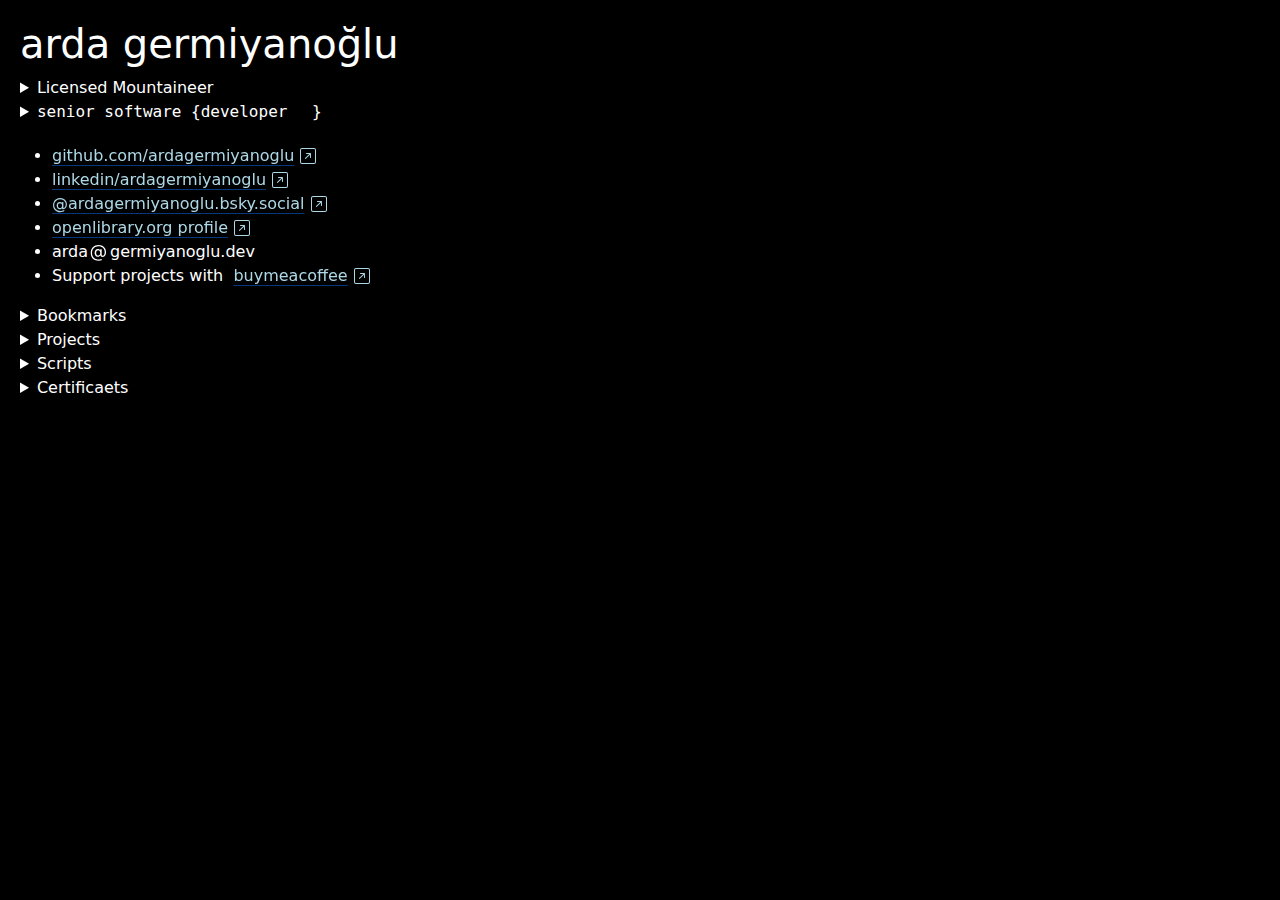
<file: index.html>
<!doctype html>
<html lang="en">

<head>
  <meta charset="utf-8">
  <meta name="viewport" content="width=device-width, initial-scale=1">
  <title>Arda Germiyanoglu's homepage</title>
  <link href="https://cdn.jsdelivr.net/npm/bootstrap@5.3.3/dist/css/bootstrap.min.css" rel="stylesheet"
    integrity="sha384-QWTKZyjpPEjISv5WaRU9OFeRpok6YctnYmDr5pNlyT2bRjXh0JMhjY6hW+ALEwIH" crossorigin="anonymous">
  <link rel="stylesheet" href="css/main.css">
</head>

<body>
  <div>
    <h1>arda germiyanoğlu</h1>
    <details>
      <summary>Licensed Mountaineer</summary>
      <p>Turkish Mountaineering Federation (TFD), 2025</p>
    </details>
    <details>
      <summary><span>senior software {developer</span>&nbsp;}</summary>
      <p>Java, Spring Framework, Kotlin, Android Native Development, JS, ReactJS, NodeJS.</p>
    </details>
  </div>

  <div style="margin-top: 20px;">
    <ul>
      <li>
        <a class="icon-link icon-link-hover" href="https://github.com/ardagermiyanoglu" target="_blank">
          github.com/ardagermiyanoglu
          <svg xmlns="http://www.w3.org/2000/svg" width="16" height="16" fill="currentColor"
            class="bi bi-arrow-up-right-square" viewBox="0 0 16 16">
            <path fill-rule="evenodd"
              d="M15 2a1 1 0 0 0-1-1H2a1 1 0 0 0-1 1v12a1 1 0 0 0 1 1h12a1 1 0 0 0 1-1zM0 2a2 2 0 0 1 2-2h12a2 2 0 0 1 2 2v12a2 2 0 0 1-2 2H2a2 2 0 0 1-2-2zm5.854 8.803a.5.5 0 1 1-.708-.707L9.243 6H6.475a.5.5 0 1 1 0-1h3.975a.5.5 0 0 1 .5.5v3.975a.5.5 0 1 1-1 0V6.707z" />
          </svg>
        </a>
      </li>
      <li>
        <a class="icon-link icon-link-hover" href="https://www.linkedin.com/in/ardagermiyanoglu" target="_blank">
          linkedin/ardagermiyanoglu
          <svg xmlns="http://www.w3.org/2000/svg" width="16" height="16" fill="currentColor"
            class="bi bi-arrow-up-right-square" viewBox="0 0 16 16">
            <path fill-rule="evenodd"
              d="M15 2a1 1 0 0 0-1-1H2a1 1 0 0 0-1 1v12a1 1 0 0 0 1 1h12a1 1 0 0 0 1-1zM0 2a2 2 0 0 1 2-2h12a2 2 0 0 1 2 2v12a2 2 0 0 1-2 2H2a2 2 0 0 1-2-2zm5.854 8.803a.5.5 0 1 1-.708-.707L9.243 6H6.475a.5.5 0 1 1 0-1h3.975a.5.5 0 0 1 .5.5v3.975a.5.5 0 1 1-1 0V6.707z" />
          </svg>
        </a>
      </li>
       <li>
        <a class="icon-link icon-link-hover" href="https://bsky.app/profile/ardagermiyanoglu.bsky.social" target="_blank">
          @ardagermiyanoglu.bsky.social
          <svg xmlns="http://www.w3.org/2000/svg" width="16" height="16" fill="currentColor"
            class="bi bi-arrow-up-right-square" viewBox="0 0 16 16">
            <path fill-rule="evenodd"
              d="M15 2a1 1 0 0 0-1-1H2a1 1 0 0 0-1 1v12a1 1 0 0 0 1 1h12a1 1 0 0 0 1-1zM0 2a2 2 0 0 1 2-2h12a2 2 0 0 1 2 2v12a2 2 0 0 1-2 2H2a2 2 0 0 1-2-2zm5.854 8.803a.5.5 0 1 1-.708-.707L9.243 6H6.475a.5.5 0 1 1 0-1h3.975a.5.5 0 0 1 .5.5v3.975a.5.5 0 1 1-1 0V6.707z" />
          </svg>
        </a>
      </li>
      <li>
        <a class="icon-link icon-link-hover" href="https://openlibrary.org/people/arda_germiyanoglu/books" target="_blank">
          openlibrary.org profile
          <svg xmlns="http://www.w3.org/2000/svg" width="16" height="16" fill="currentColor"
            class="bi bi-arrow-up-right-square" viewBox="0 0 16 16">
            <path fill-rule="evenodd"
              d="M15 2a1 1 0 0 0-1-1H2a1 1 0 0 0-1 1v12a1 1 0 0 0 1 1h12a1 1 0 0 0 1-1zM0 2a2 2 0 0 1 2-2h12a2 2 0 0 1 2 2v12a2 2 0 0 1-2 2H2a2 2 0 0 1-2-2zm5.854 8.803a.5.5 0 1 1-.708-.707L9.243 6H6.475a.5.5 0 1 1 0-1h3.975a.5.5 0 0 1 .5.5v3.975a.5.5 0 1 1-1 0V6.707z" />
          </svg>
        </a>
      </li>
      <li>
        arda<svg xmlns="http://www.w3.org/2000/svg" width="22" height="22" fill="currentColor" class="bi bi-at"
          viewBox="0 0 16 16">
          <path
            d="M13.106 7.222c0-2.967-2.249-5.032-5.482-5.032-3.35 0-5.646 2.318-5.646 5.702 0 3.493 2.235 5.708 5.762 5.708.862 0 1.689-.123 2.304-.335v-.862c-.43.199-1.354.328-2.29.328-2.926 0-4.813-1.88-4.813-4.798 0-2.844 1.921-4.881 4.594-4.881 2.735 0 4.608 1.688 4.608 4.156 0 1.682-.554 2.769-1.416 2.769-.492 0-.772-.28-.772-.76V5.206H8.923v.834h-.11c-.266-.595-.881-.964-1.6-.964-1.4 0-2.378 1.162-2.378 2.823 0 1.737.957 2.906 2.379 2.906.8 0 1.415-.39 1.709-1.087h.11c.081.67.703 1.148 1.503 1.148 1.572 0 2.57-1.415 2.57-3.643zm-7.177.704c0-1.197.54-1.907 1.456-1.907.93 0 1.524.738 1.524 1.907S8.308 9.84 7.371 9.84c-.895 0-1.442-.725-1.442-1.914" />
        </svg>germiyanoglu.dev
      </li>
      <li>Support projects with&nbsp;
        <a class="icon-link icon-link-hover" href="https://buymeacoffee.com/ardagermiyanoglu" target="_blank">
          buymeacoffee
          <svg xmlns="http://www.w3.org/2000/svg" width="16" height="16" fill="currentColor"
            class="bi bi-arrow-up-right-square" viewBox="0 0 16 16">
            <path fill-rule="evenodd"
              d="M15 2a1 1 0 0 0-1-1H2a1 1 0 0 0-1 1v12a1 1 0 0 0 1 1h12a1 1 0 0 0 1-1zM0 2a2 2 0 0 1 2-2h12a2 2 0 0 1 2 2v12a2 2 0 0 1-2 2H2a2 2 0 0 1-2-2zm5.854 8.803a.5.5 0 1 1-.708-.707L9.243 6H6.475a.5.5 0 1 1 0-1h3.975a.5.5 0 0 1 .5.5v3.975a.5.5 0 1 1-1 0V6.707z" />
          </svg>
        </a>
      </li>
    </ul>
    <details>
      <summary>Bookmarks</summary>
       <ul>
            <li>
          <a class="icon-link icon-link-hover" href="https://phys.org/" target="_blank">
           phys.org
           </a>
        </li>
           <li>
          <a class="icon-link icon-link-hover" href="https://news.ycombinator.com/" target="_blank">
          news.ycombinator.com
           </a>
        </li>
          <li>
          <a class="icon-link icon-link-hover" href="https://wordnet.princeton.edu/" target="_blank">
            wordnet.princeton.edu
           </a>
        </li>
         <li>
          <a class="icon-link icon-link-hover" href="https://gcide.gnu.org.ua/" target="_blank">
             gcide.gnu.org.ua
           </a>
        </li>
          <li>
          <a class="icon-link icon-link-hover" href="https://www.nltk.org/" target="_blank">
             nltk.org
           </a>
        </li>
        <li>
          <a class="icon-link icon-link-hover" href="https://dev.java/" target="_blank">
            dev.java
           </a>
        </li>
         <li>
          <a class="icon-link icon-link-hover" href="https://en.wikibooks.org/wiki/Java_Programming" target="_blank">
            en.wikibooks.org/wiki/Java_Programming
           </a>
        </li>
          <li>
          <a class="icon-link icon-link-hover" href="https://en.wikibooks.org/wiki/Jakarta_EE_Programming" target="_blank">
            en.wikibooks.org/wiki/Jakarta_EE_Programming
           </a>
        </li>
          <li>
          <a class="icon-link icon-link-hover" href="https://en.wikibooks.org/wiki/Java_Persistence" target="_blank">
           en.wikibooks.org/wiki/Java_Persistence
           </a>
        </li>
      </ul>
    </details>
    <details>
      <summary>Projects</summary>      
      <p>Native Android Application - English Dictionary and Crossword Project</p>
      <p>Native Android Application - Task Management and Note Application</p>
    </details>
    <details>
      <summary>Scripts</summary>
       <ul>
          <li> <a href="https://ardagermiyanoglu.github.io/json_to_couchbase.html" target="_blank">json_to_couchbase</a> </li>
          <li> <a href="https://ardagermiyanoglu.github.io/json_modifier.html" target="_blank">json_modifier</a> </li>
      </ul>
    </details>
    <details>
      <summary>Certificaets</summary>
       <ul>
          <li> <a href="https://www.credly.com/badges/8f7306b5-87c4-4c2f-a7e7-b8d81433d71f/public_url" target="_blank">Building AI Apps with MongoDB on AWS Issued by MongoDB</a> </li>
      </ul>
    </details>
  </div>

  <script src="https://cdn.jsdelivr.net/npm/bootstrap@5.3.3/dist/js/bootstrap.bundle.min.js"
    integrity="sha384-YvpcrYf0tY3lHB60NNkmXc5s9fDVZLESaAA55NDzOxhy9GkcIdslK1eN7N6jIeHz"
    crossorigin="anonymous"></script>
  <script src="https://cdn.jsdelivr.net/npm/@popperjs/core@2.11.8/dist/umd/popper.min.js"
    integrity="sha384-I7E8VVD/ismYTF4hNIPjVp/Zjvgyol6VFvRkX/vR+Vc4jQkC+hVqc2pM8ODewa9r"
    crossorigin="anonymous"></script>
  <script src="https://cdn.jsdelivr.net/npm/bootstrap@5.3.3/dist/js/bootstrap.min.js"
    integrity="sha384-0pUGZvbkm6XF6gxjEnlmuGrJXVbNuzT9qBBavbLwCsOGabYfZo0T0to5eqruptLy"
    crossorigin="anonymous"></script>
</body>

</html>
</file>
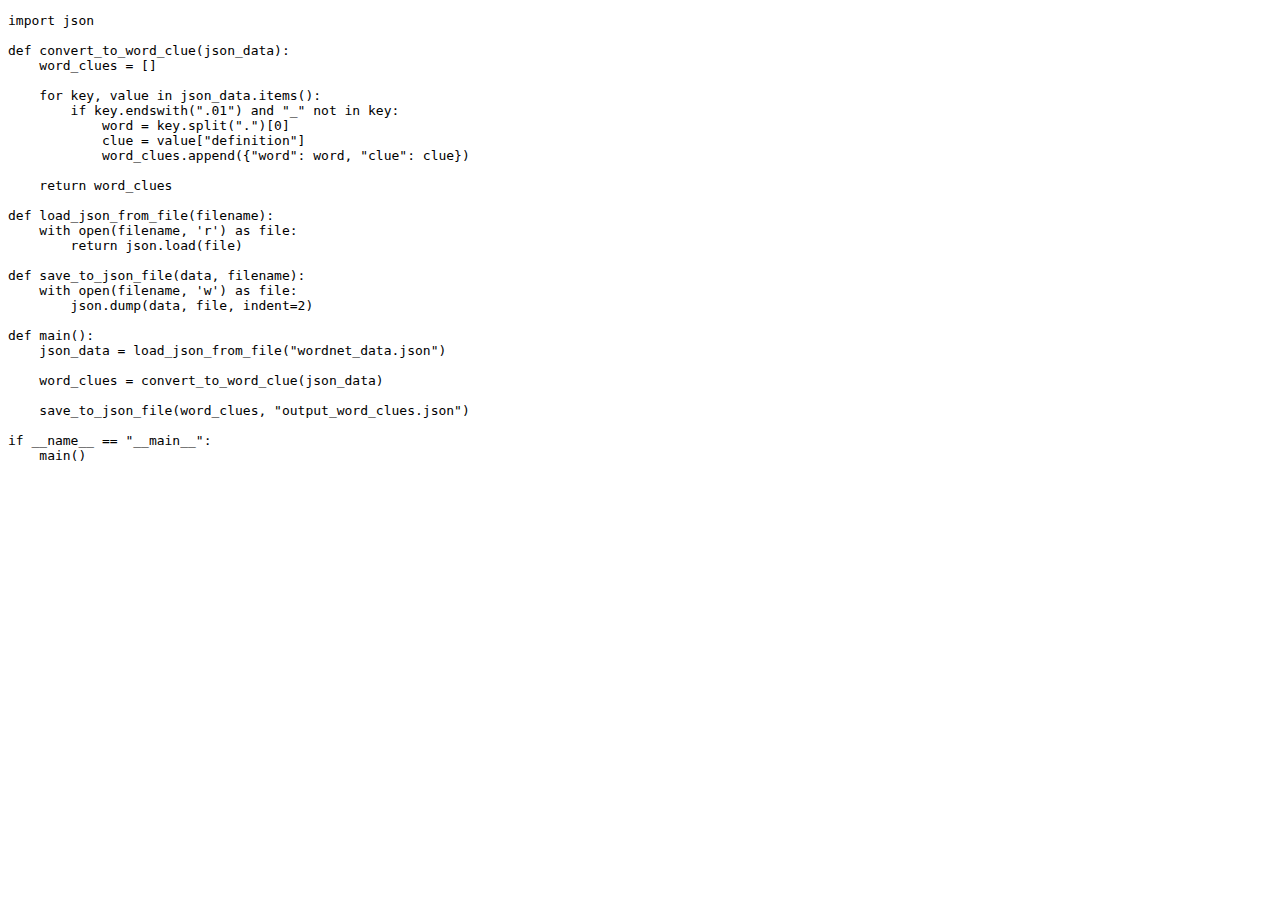
<file: json_modifier.html>
<!DOCTYPE html>
<html>
<head>
</head>
<body>

<pre>
import json

def convert_to_word_clue(json_data):
    word_clues = []

    for key, value in json_data.items():
        if key.endswith(".01") and "_" not in key:
            word = key.split(".")[0]
            clue = value["definition"]
            word_clues.append({"word": word, "clue": clue})

    return word_clues

def load_json_from_file(filename):
    with open(filename, 'r') as file:
        return json.load(file)

def save_to_json_file(data, filename):
    with open(filename, 'w') as file:
        json.dump(data, file, indent=2)

def main():
    json_data = load_json_from_file("wordnet_data.json")

    word_clues = convert_to_word_clue(json_data)

    save_to_json_file(word_clues, "output_word_clues.json")

if __name__ == "__main__":
    main()
</pre>

</body>
</html>
</file>
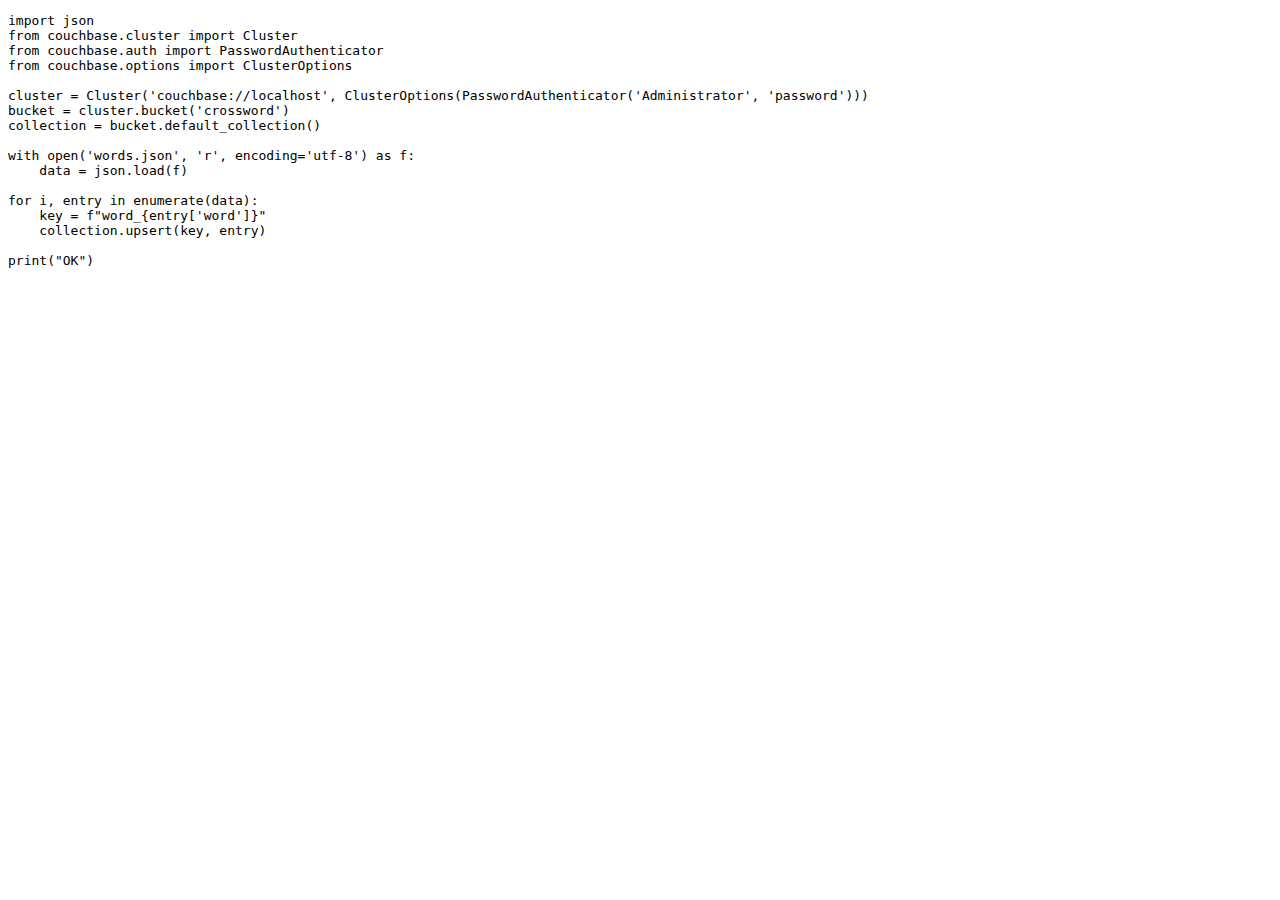
<file: json_to_couchbase.html>
<!DOCTYPE html>
<html>
<head>
</head>
<body>

<pre>
import json
from couchbase.cluster import Cluster
from couchbase.auth import PasswordAuthenticator
from couchbase.options import ClusterOptions

cluster = Cluster('couchbase://localhost', ClusterOptions(PasswordAuthenticator('Administrator', 'password')))
bucket = cluster.bucket('crossword')
collection = bucket.default_collection()

with open('words.json', 'r', encoding='utf-8') as f:
    data = json.load(f)

for i, entry in enumerate(data):
    key = f"word_{entry['word']}"
    collection.upsert(key, entry)

print("OK")
</pre>

</body>
</html>
</file>
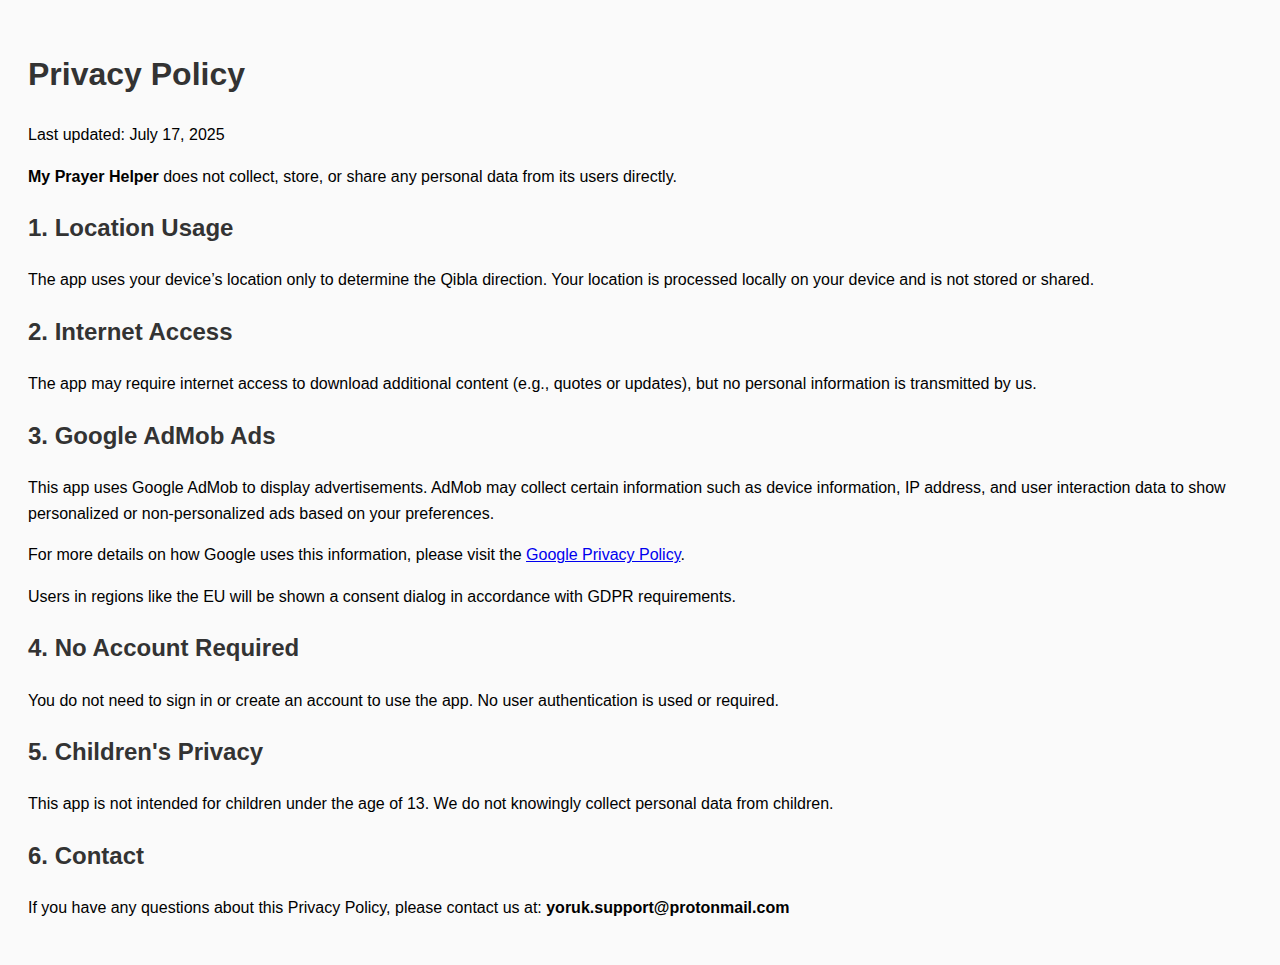
<file: my-prayer-helper-privacy-policy.html>
<!DOCTYPE html>
<html lang="en">
<head>
  <meta charset="UTF-8">
  <title>Privacy Policy - My Prayer Helper</title>
  <meta name="viewport" content="width=device-width, initial-scale=1">
  <style>
    body { font-family: Arial, sans-serif; padding: 20px; line-height: 1.6; background-color: #fafafa; }
    h1, h2 { color: #333; }
  </style>
</head>
<body>

  <h1>Privacy Policy</h1>
  <p>Last updated: July 17, 2025</p>

  <p><strong>My Prayer Helper</strong> does not collect, store, or share any personal data from its users directly.</p>

  <h2>1. Location Usage</h2>
  <p>The app uses your device’s location only to determine the Qibla direction. Your location is processed locally on your device and is not stored or shared.</p>

  <h2>2. Internet Access</h2>
  <p>The app may require internet access to download additional content (e.g., quotes or updates), but no personal information is transmitted by us.</p>

  <h2>3. Google AdMob Ads</h2>
  <p>This app uses Google AdMob to display advertisements. AdMob may collect certain information such as device information, IP address, and user interaction data to show personalized or non-personalized ads based on your preferences.</p>
  <p>For more details on how Google uses this information, please visit the <a href="https://policies.google.com/privacy" target="_blank" rel="noopener noreferrer">Google Privacy Policy</a>.</p>
  <p>Users in regions like the EU will be shown a consent dialog in accordance with GDPR requirements.</p>

  <h2>4. No Account Required</h2>
  <p>You do not need to sign in or create an account to use the app. No user authentication is used or required.</p>

  <h2>5. Children's Privacy</h2>
  <p>This app is not intended for children under the age of 13. We do not knowingly collect personal data from children.</p>

  <h2>6. Contact</h2>
  <p>If you have any questions about this Privacy Policy, please contact us at: <strong>yoruk.support@protonmail.com</strong></p>

</body>
</html>
</file>
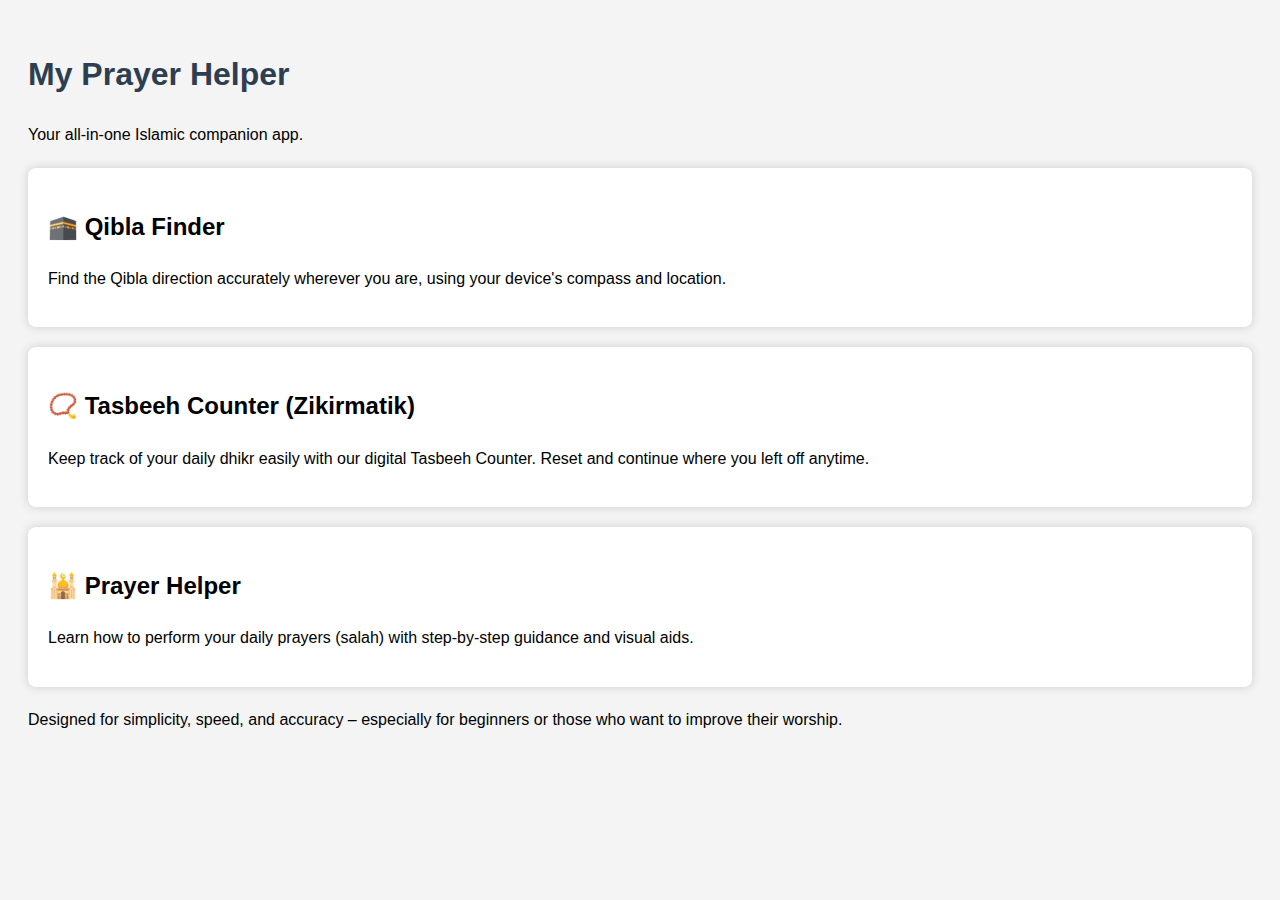
<file: my-prayer-helper.html>
<!DOCTYPE html>
<html lang="en">
<head>
  <meta charset="UTF-8">
  <title>My Prayer Helper</title>
  <meta name="viewport" content="width=device-width, initial-scale=1">
  <style>
    body { font-family: Arial, sans-serif; background: #f4f4f4; padding: 20px; line-height: 1.6; }
    h1 { color: #2c3e50; }
    .section { background: #fff; padding: 20px; margin: 20px 0; border-radius: 8px; box-shadow: 0 0 10px #ccc; }
  </style>
</head>
<body>

  <h1>My Prayer Helper</h1>
  <p>Your all-in-one Islamic companion app.</p>

  <div class="section">
    <h2>🕋 Qibla Finder</h2>
    <p>Find the Qibla direction accurately wherever you are, using your device's compass and location.</p>
  </div>

  <div class="section">
    <h2>📿 Tasbeeh Counter (Zikirmatik)</h2>
    <p>Keep track of your daily dhikr easily with our digital Tasbeeh Counter. Reset and continue where you left off anytime.</p>
  </div>

  <div class="section">
    <h2>🕌 Prayer Helper</h2>
    <p>Learn how to perform your daily prayers (salah) with step-by-step guidance and visual aids.</p>
  </div>

  <p>Designed for simplicity, speed, and accuracy – especially for beginners or those who want to improve their worship.</p>

</body>
</html>
</file>
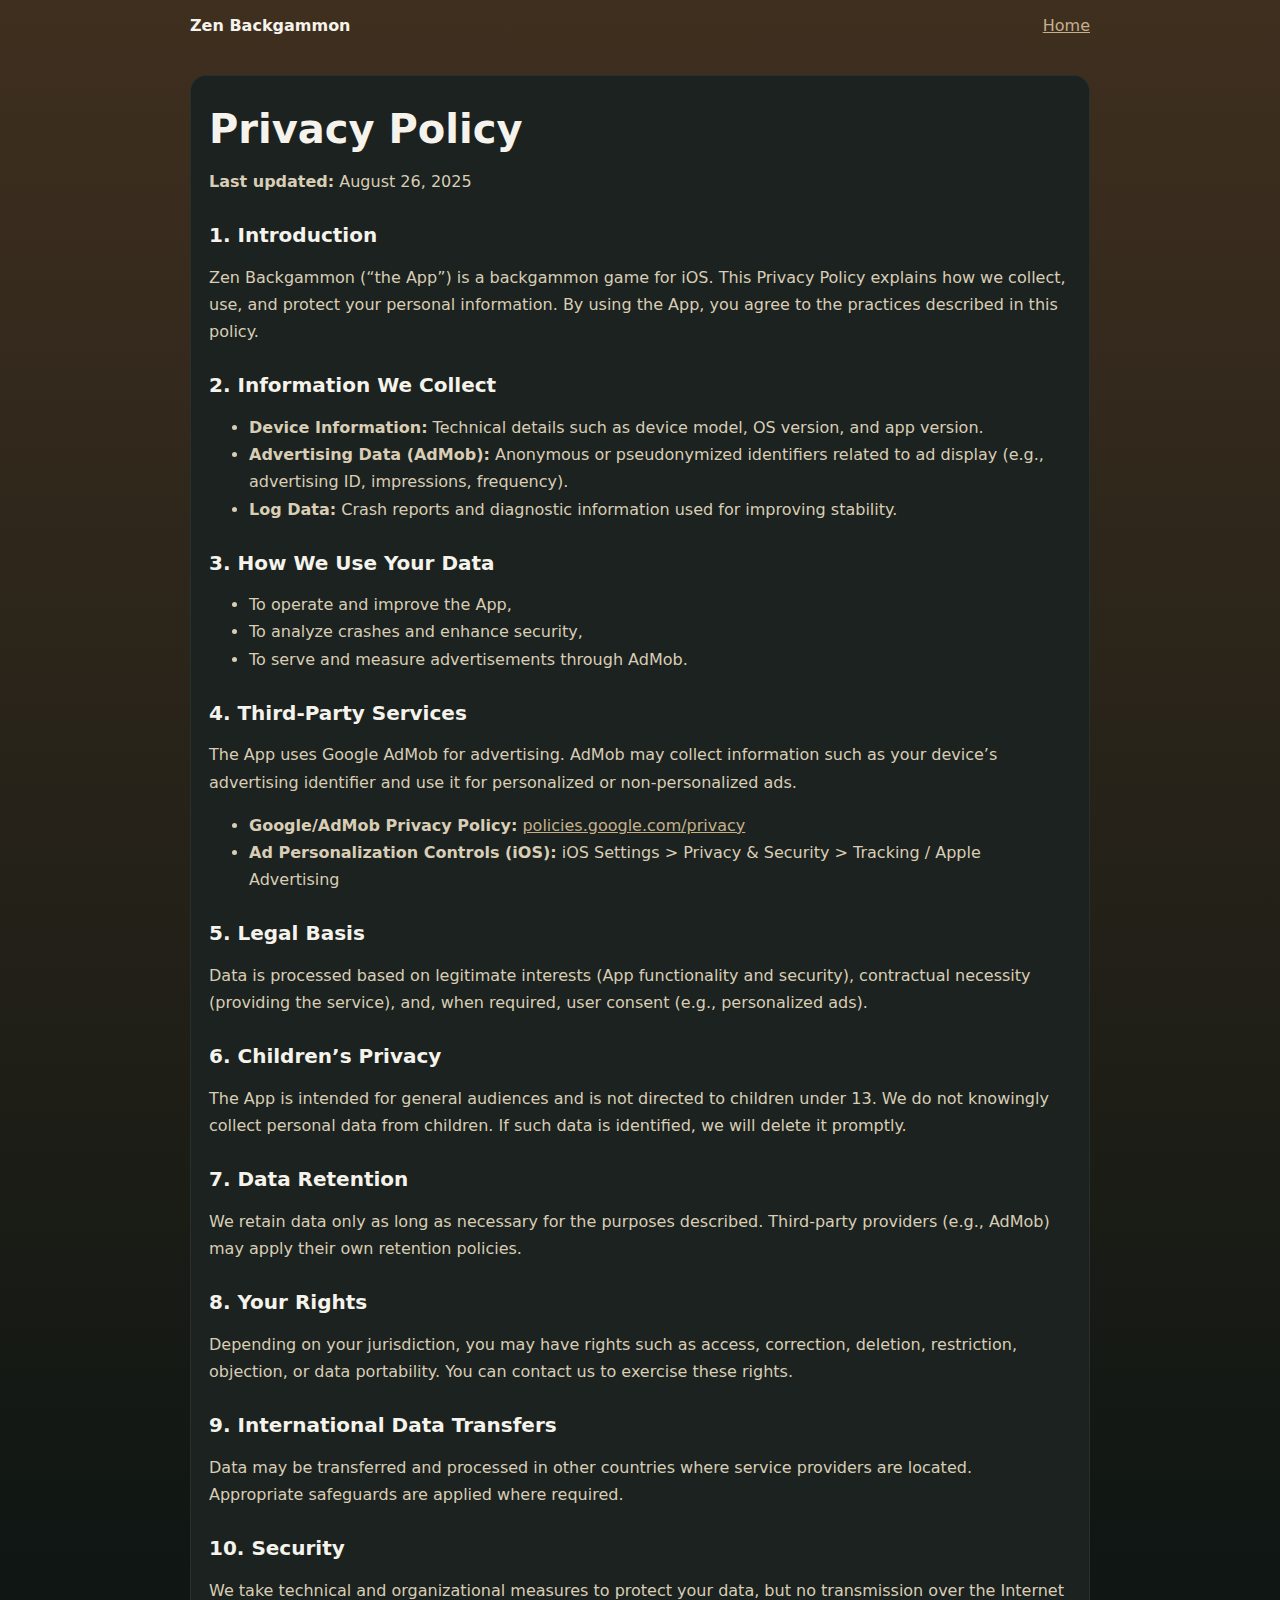
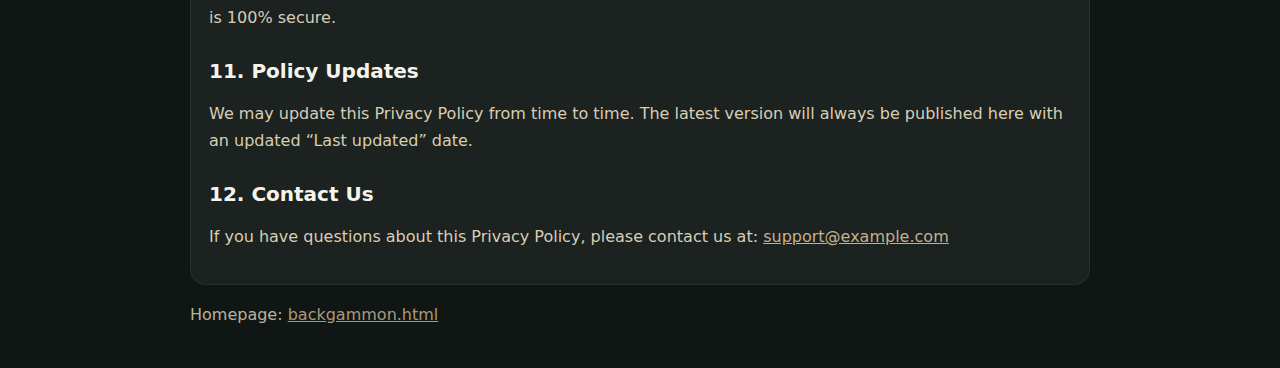
<file: privacy-backgammon.html>
<!doctype html>
<html lang="en">
<head>
  <meta charset="utf-8" />
  <meta name="viewport" content="width=device-width, initial-scale=1" />
  <title>Zen Backgammon – Privacy Policy</title>
  <meta name="description" content="Privacy Policy of APP_NAME. Information about what data we collect, how we use it, and your rights.">
  <link rel="icon" href="/favicon.ico">
  <style>
    :root { --bg:#0f1613; --fg:#f5f3eb; --muted:#d9cdb5; --card:#1b221f; }
    body { margin:0; font-family: system-ui,-apple-system,Segoe UI,Roboto,Helvetica,Arial,sans-serif;
           color:var(--fg); background:linear-gradient(180deg,#3f2f1f 0%,#0f1613 80%); }
    main { max-width: 900px; margin: 0 auto; padding: 24px; }
    h1 { font-size: clamp(26px, 3.5vw, 40px); margin: 12px 0 6px; }
    h2 { margin-top: 28px; font-size: 20px; }
    p, li { color: var(--muted); line-height: 1.7; }
    .card { background: var(--card); border: 1px solid rgba(255,255,255,.06); border-radius: 16px; padding: 18px; }
    a { color: #c6b08c; }
    .topnav{ max-width:900px; margin:0 auto; padding:16px 24px; display:flex; justify-content:space-between; align-items:center;}
  </style>
</head>
<body>
  <nav class="topnav">
    <a href="/index.html" style="text-decoration:none;color:#f5f3eb;font-weight:700;">Zen Backgammon</a>
    <div><a href="/index.html">Home</a></div>
  </nav>
  <main>
    <div class="card">
      <h1>Privacy Policy</h1>
      <p><strong>Last updated:</strong> August 26, 2025</p>

      <h2>1. Introduction</h2>
      <p>Zen Backgammon (“the App”) is a backgammon game for iOS. This Privacy Policy explains how we collect, use, and protect your personal information. By using the App, you agree to the practices described in this policy.</p>

      <h2>2. Information We Collect</h2>
      <ul>
        <li><strong>Device Information:</strong> Technical details such as device model, OS version, and app version.</li>
        <li><strong>Advertising Data (AdMob):</strong> Anonymous or pseudonymized identifiers related to ad display (e.g., advertising ID, impressions, frequency).</li>
        <li><strong>Log Data:</strong> Crash reports and diagnostic information used for improving stability.</li>
      </ul>

      <h2>3. How We Use Your Data</h2>
      <ul>
        <li>To operate and improve the App,</li>
        <li>To analyze crashes and enhance security,</li>
        <li>To serve and measure advertisements through AdMob.</li>
      </ul>

      <h2>4. Third-Party Services</h2>
      <p>The App uses Google AdMob for advertising. AdMob may collect information such as your device’s advertising identifier and use it for personalized or non-personalized ads.</p>
      <ul>
        <li><strong>Google/AdMob Privacy Policy:</strong> <a href="https://policies.google.com/privacy" rel="noopener">policies.google.com/privacy</a></li>
        <li><strong>Ad Personalization Controls (iOS):</strong> iOS Settings &gt; Privacy &amp; Security &gt; Tracking / Apple Advertising</li>
      </ul>

      <h2>5. Legal Basis</h2>
      <p>Data is processed based on legitimate interests (App functionality and security), contractual necessity (providing the service), and, when required, user consent (e.g., personalized ads).</p>

      <h2>6. Children’s Privacy</h2>
      <p>The App is intended for general audiences and is not directed to children under 13. We do not knowingly collect personal data from children. If such data is identified, we will delete it promptly.</p>

      <h2>7. Data Retention</h2>
      <p>We retain data only as long as necessary for the purposes described. Third-party providers (e.g., AdMob) may apply their own retention policies.</p>

      <h2>8. Your Rights</h2>
      <p>Depending on your jurisdiction, you may have rights such as access, correction, deletion, restriction, objection, or data portability. You can contact us to exercise these rights.</p>

      <h2>9. International Data Transfers</h2>
      <p>Data may be transferred and processed in other countries where service providers are located. Appropriate safeguards are applied where required.</p>

      <h2>10. Security</h2>
      <p>We take technical and organizational measures to protect your data, but no transmission over the Internet is 100% secure.</p>

      <h2>11. Policy Updates</h2>
      <p>We may update this Privacy Policy from time to time. The latest version will always be published here with an updated “Last updated” date.</p>

      <h2>12. Contact Us</h2>
      <p>If you have questions about this Privacy Policy, please contact us at: <a href="mailto:support@example.com">support@example.com</a></p>
    </div>

    <p style="opacity:.85;margin-top:16px;">
      Homepage: <a href="/backgammon.html">backgammon.html</a>
    </p>
  </main>
</body>
</html>
</file>
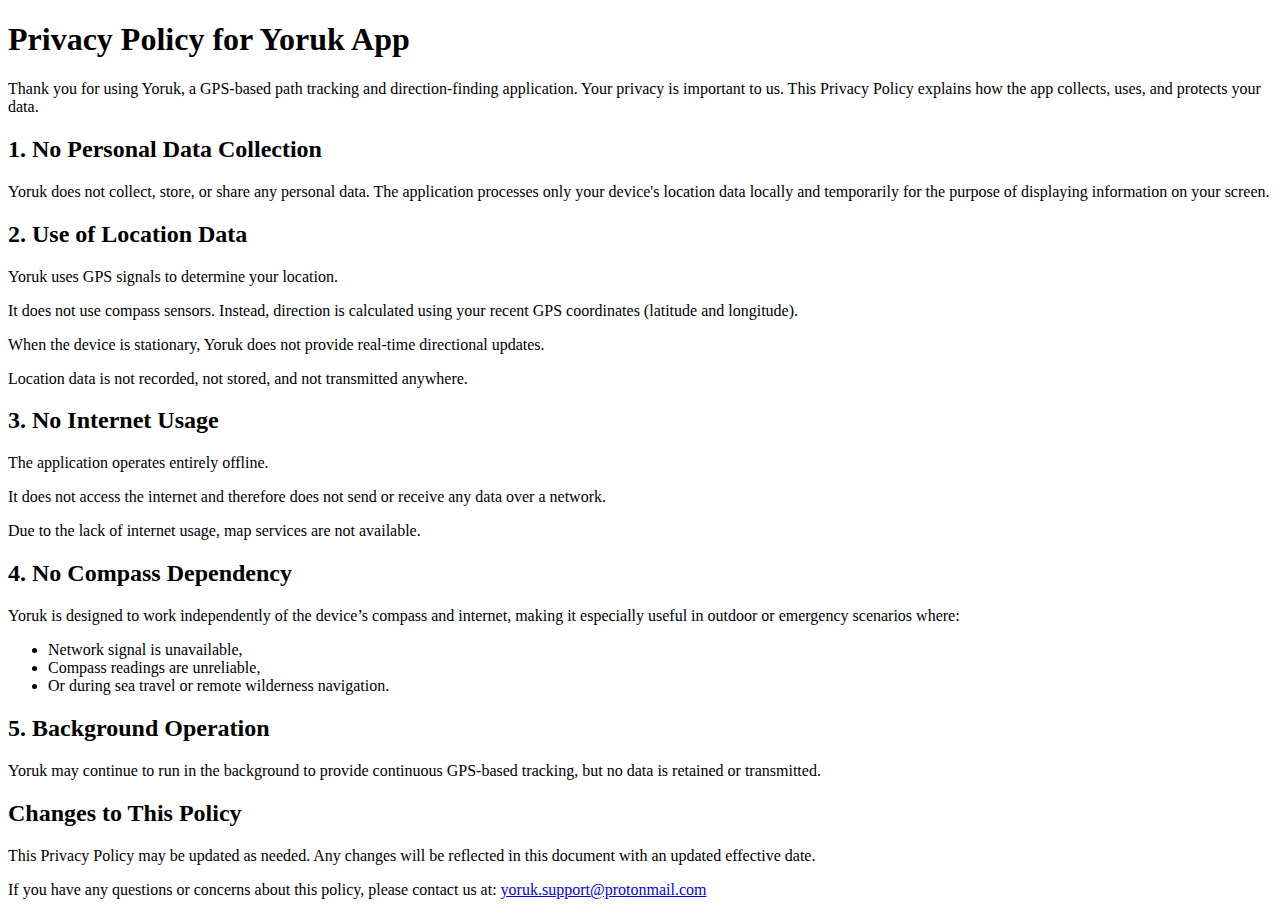
<file: yoruk-privacy-policy.html>
<!DOCTYPE html>
<html lang="en">
<head>
    <meta charset="UTF-8">
    <meta name="viewport" content="width=device-width, initial-scale=1.0">
    <title>Privacy Policy for Yoruk App</title>
</head>
<body>
    <h1>Privacy Policy for Yoruk App</h1>
    <p>Thank you for using Yoruk, a GPS-based path tracking and direction-finding application. Your privacy is important to us. This Privacy Policy explains how the app collects, uses, and protects your data.</p>

    <h2>1. No Personal Data Collection</h2>
    <p>Yoruk does not collect, store, or share any personal data. The application processes only your device's location data locally and temporarily for the purpose of displaying information on your screen.</p>

    <h2>2. Use of Location Data</h2>
    <p>Yoruk uses GPS signals to determine your location.</p>
    <p>It does not use compass sensors. Instead, direction is calculated using your recent GPS coordinates (latitude and longitude).</p>
    <p>When the device is stationary, Yoruk does not provide real-time directional updates.</p>
    <p>Location data is not recorded, not stored, and not transmitted anywhere.</p>

    <h2>3. No Internet Usage</h2>
    <p>The application operates entirely offline.</p>
    <p>It does not access the internet and therefore does not send or receive any data over a network.</p>
    <p>Due to the lack of internet usage, map services are not available.</p>

    <h2>4. No Compass Dependency</h2>
    <p>Yoruk is designed to work independently of the device’s compass and internet, making it especially useful in outdoor or emergency scenarios where:</p>
    <ul>
        <li>Network signal is unavailable,</li>
        <li>Compass readings are unreliable,</li>
        <li>Or during sea travel or remote wilderness navigation.</li>
    </ul>

    <h2>5. Background Operation</h2>
    <p>Yoruk may continue to run in the background to provide continuous GPS-based tracking, but no data is retained or transmitted.</p>

    <h2>Changes to This Policy</h2>
    <p>This Privacy Policy may be updated as needed. Any changes will be reflected in this document with an updated effective date.</p>
    <p>If you have any questions or concerns about this policy, please contact us at: <a href="mailto:yoruk.support@protonmail.com">yoruk.support@protonmail.com</a></p>
</body>
</html>
</file>
<file: css/main.css>
body {
    padding: 20px;
    background-color: black;
    color: white;
}
a {
    color: lightblue;
}
span {
	font-family: monospace;
}
span:after {
	content:"_ ";
	opacity: 0;
	animation: cursor 1s infinite;
}
@keyframes cursor {
	0% {
		opacity: 0;
	}
	40% {
		opacity: 0;
	}
	50% {
		opacity: 1;
	}
	90% {
		opacity: 1;
	}
	100% {
		opacity: 0;
	}
}
</file>
